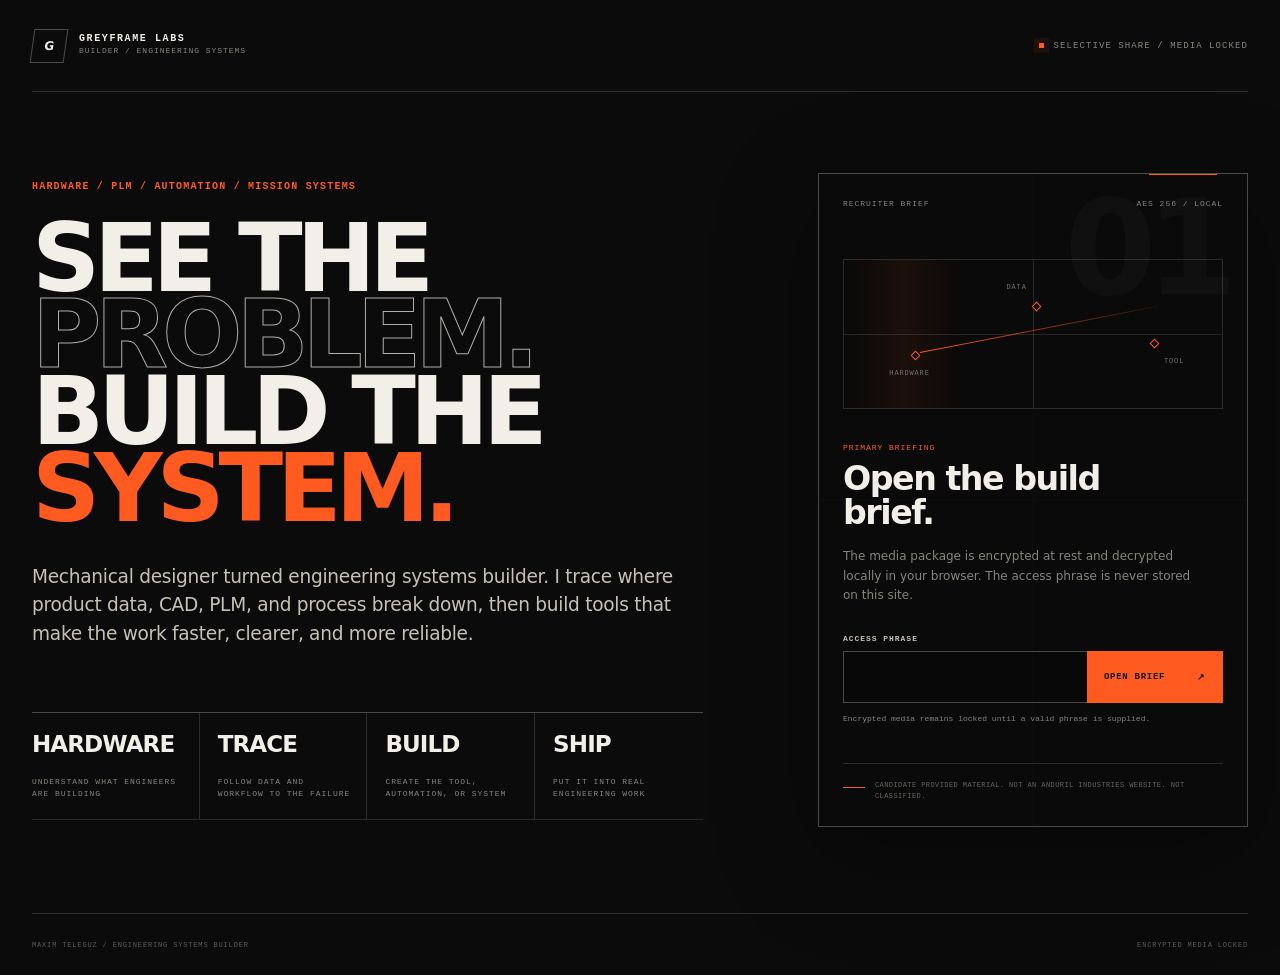
<file: index.html>
<!doctype html>
<html lang="en">
<head>
  <meta charset="utf-8" />
  <meta name="viewport" content="width=device-width, initial-scale=1" />
  <meta name="theme-color" content="#0b0b0b" />
  <meta name="robots" content="noindex,nofollow,noarchive" />
  <title>Maxim Teleguz | Engineering Systems Brief</title>
  <meta name="description" content="Selective candidate briefing prepared by Maxim Teleguz for Anduril Industries recruiting." />
  <link rel="stylesheet" href="styles.css" />
  <link rel="stylesheet" href="animations.css" />
</head>
<body data-state="locked">
  <div class="page-grid" aria-hidden="true"></div>

  <header class="site-header shell">
    <a class="wordmark" href="./" aria-label="Engineering Systems Brief home">
      <span class="wordmark-mark" aria-hidden="true">G</span>
      <span class="wordmark-copy">
        <strong>GREYFRAME LABS</strong>
        <span>BUILDER / ENGINEERING SYSTEMS</span>
      </span>
    </a>

    <div class="header-status" aria-label="Brief status">
      <span class="status-dot" aria-hidden="true"></span>
      <span id="headerState">SELECTIVE SHARE / MEDIA LOCKED</span>
    </div>
  </header>

  <main>
    <section id="accessGate" class="hero shell" aria-labelledby="brief-title">
      <div class="hero-copy">
        <p class="eyebrow">HARDWARE / PLM / AUTOMATION / MISSION SYSTEMS</p>
        <h1 id="brief-title">
          <span class="hero-line">SEE THE</span>
          <span class="hero-line outline">PROBLEM.</span>
          <span class="hero-line">BUILD THE</span>
          <span class="hero-line accent-line">SYSTEM.</span>
        </h1>

        <p class="lede">Mechanical designer turned engineering systems builder. I trace where product data, CAD, PLM, and process break down, then build tools that make the work faster, clearer, and more reliable.</p>

        <div class="capability-rail" aria-label="Candidate capability summary">
          <div>
            <span class="rail-value">HARDWARE</span>
            <span class="rail-label">Understand what engineers are building</span>
          </div>
          <div>
            <span class="rail-value">TRACE</span>
            <span class="rail-label">Follow data and workflow to the failure</span>
          </div>
          <div>
            <span class="rail-value">BUILD</span>
            <span class="rail-label">Create the tool, automation, or system</span>
          </div>
          <div>
            <span class="rail-value">SHIP</span>
            <span class="rail-label">Put it into real engineering work</span>
          </div>
        </div>
      </div>

      <aside class="access-card" aria-labelledby="access-title">
        <div class="access-card-index" aria-hidden="true">01</div>
        <div class="access-card-topline">
          <span>RECRUITER BRIEF</span>
          <span>AES 256 / LOCAL</span>
        </div>

        <div class="access-graphic" aria-hidden="true">
          <span class="access-axis access-axis-x"></span>
          <span class="access-axis access-axis-y"></span>
          <span class="access-node node-one"></span>
          <span class="access-node node-two"></span>
          <span class="access-node node-three"></span>
          <span class="access-sweep"></span>
          <span class="access-label label-one">HARDWARE</span>
          <span class="access-label label-two">DATA</span>
          <span class="access-label label-three">TOOL</span>
        </div>

        <p class="access-kicker">PRIMARY BRIEFING</p>
        <h2 id="access-title">Open the build brief.</h2>
        <p class="access-copy">The media package is encrypted at rest and decrypted locally in your browser. The access phrase is never stored on this site.</p>

        <form id="accessForm" novalidate>
          <label for="accessPhrase">Access phrase</label>
          <div class="input-row">
            <input id="accessPhrase" name="accessPhrase" type="password" autocomplete="off" spellcheck="false" aria-describedby="accessMessage" required />
            <button id="unlockButton" type="submit"><span>OPEN BRIEF</span><span aria-hidden="true">↗</span></button>
          </div>
          <p id="accessMessage" class="access-message" role="status" aria-live="polite">Encrypted media remains locked until a valid phrase is supplied.</p>
        </form>

        <div class="security-note">
          <span class="security-rule" aria-hidden="true"></span>
          <p>Candidate provided material. Not an Anduril Industries website. Not classified.</p>
        </div>
      </aside>
    </section>

    <section id="briefing" class="briefing" hidden aria-labelledby="briefing-title">
      <div class="briefing-intro shell">
        <div class="section-marker">
          <span>01</span>
          <span>BUILD BRIEF</span>
        </div>
        <div class="briefing-title-wrap">
          <p class="eyebrow access-granted">ACCESS GRANTED / LOCAL DECRYPTION COMPLETE</p>
          <h2 id="briefing-title">I DO NOT STOP AT<br />THE WORKAROUND.</h2>
        </div>
        <div class="briefing-code">MT / BUILD / 2026</div>
      </div>

      <div class="video-section shell">
        <div class="video-panel">
          <div class="panel-heading">
            <span>CANDIDATE VIDEO</span>
            <span>PRIMARY BUILD BRIEF</span>
          </div>
          <div class="video-frame">
            <video id="briefVideo" controls playsinline preload="metadata"></video>
            <div id="videoPlaceholder" class="video-placeholder">
              <div class="loader-mark" aria-hidden="true"><span></span><span></span></div>
              <p>Preparing decrypted briefing media</p>
            </div>
          </div>
        </div>

        <aside class="mission-panel">
          <p class="panel-kicker">BUILDER MODE</p>
          <h3>I build the tool when the workflow gets in the way.</h3>
          <p>I started on the hardware side, creating product definition inside CAD and PLM. When those systems slowed engineering down, I learned how they worked underneath, traced the failure, and built around it. The point is not automation for its own sake. The point is giving engineers a better system to work in.</p>

          <div class="builder-console" aria-label="Builder workflow">
            <div class="builder-console-row"><span>01</span><strong>FIND</strong><em>repeated engineering friction</em></div>
            <div class="builder-console-row"><span>02</span><strong>TRACE</strong><em>data / workflow / failure state</em></div>
            <div class="builder-console-row"><span>03</span><strong>BUILD</strong><em>tool / automation / system</em></div>
            <div class="builder-console-row"><span>04</span><strong>SHIP</strong><em>real users / real work / iterate</em></div>
          </div>
        </aside>
      </div>

      <section class="proof-band" aria-labelledby="proof-title">
        <div class="shell">
          <div class="section-marker dark-marker">
            <span>02</span>
            <span>BUILD RECORD</span>
          </div>
          <h2 id="proof-title" class="proof-title">BUILT TO REMOVE<br />ENGINEERING FRICTION.</h2>

          <div class="proof-grid reveal-stagger">
            <article>
              <span class="proof-value">~3 HR → ~10 MIN</span>
              <h3>ROTEX configurator</h3>
              <p>Built a configuration tool that compressed a recurring engineering task from hours to minutes.</p>
            </article>
            <article>
              <span class="proof-value">40–60%</span>
              <h3>Inventor automation</h3>
              <p>Built iLogic workflows that reduced design effort across repeatable project work.</p>
            </article>
            <article>
              <span class="proof-value">THOUSANDS</span>
              <h3>NX model diagnostics</h3>
              <p>Built diagnostic utilities to locate tag related failures and support recovery across large model populations.</p>
            </article>
          </div>
        </div>
      </section>

      <section class="systems shell" aria-labelledby="systems-title">
        <div class="section-marker">
          <span>03</span>
          <span>THINGS I BUILT</span>
        </div>
        <div class="systems-heading">
          <h2 id="systems-title">WORKING SYSTEMS.<br />NOT TALKING POINTS.</h2>
          <p>Each project started with a real engineering problem. I traced the system, built something useful, put it into the workflow, and kept iterating.</p>
        </div>

        <div class="systems-grid">
          <article class="system-card">
            <div class="system-card-top"><span>BUILD / 01</span><span>CAD + PLM DIAGNOSTICS</span></div>
            <h3>NX + Teamcenter tools</h3>
            <p>Built focused utilities around managed NX and Teamcenter workflows to surface hard to find model failures, shorten diagnosis, and reduce repetitive support work.</p>
            <div class="tag-row"><span>NX</span><span>TEAMCENTER</span><span>DIAGNOSTICS</span><span>AUTOMATION</span></div>
          </article>

          <article class="system-card">
            <div class="system-card-top"><span>BUILD / 02</span><span>CONFIGURATION CONTROL</span></div>
            <h3>Drawing evidence review system</h3>
            <p>Built a review environment that connects drawing history, source evidence, project relationships, metrics, and review output so configuration questions can be answered with traceability.</p>
            <div class="tag-row"><span>HISTORY</span><span>EVIDENCE</span><span>METRICS</span><span>TRACEABILITY</span></div>
          </article>

          <article class="system-card">
            <div class="system-card-top"><span>BUILD / 03</span><span>MISSION ARCHITECTURE</span></div>
            <h3>CONOPS simulator</h3>
            <p>Built a deterministic mission architecture prototype with typed catalogs, state transitions, exchanges, failures and recovery, scenario replay, verification, and evidence provenance.</p>
            <div class="tag-row"><span>SIMULATION</span><span>ARCHITECTURE</span><span>REPLAY</span><span>PROVENANCE</span></div>
          </article>

          <article class="system-card">
            <div class="system-card-top"><span>BUILD / 04</span><span>ENGINEERING AUTOMATION</span></div>
            <h3>Purpose built utilities</h3>
            <p>Built tools for the work engineers repeatedly lose time to: CAD diagnostics, configuration reporting, data extraction, revision review, and workflow support.</p>
            <div class="tag-row"><span>CAD</span><span>PLM</span><span>DATA</span><span>TOOLS</span></div>
          </article>
        </div>
      </section>

      <section class="fit-section">
        <div class="shell fit-layout">
          <div class="section-marker dark-marker">
            <span>04</span>
            <span>BUILDER METHOD</span>
          </div>
          <div class="fit-statement">
            <p class="eyebrow">HOW I WORK</p>
            <h2>SEE IT.<br />TRACE IT.<br />BUILD IT.<br />SHIP IT.</h2>
          </div>
          <div class="fit-list reveal-stagger">
            <div>
              <span>01</span>
              <p><strong>Start with the real work</strong>Understand the hardware, the engineer, the process, and the cost of the failure before touching the solution.</p>
            </div>
            <div>
              <span>02</span>
              <p><strong>Trace the system</strong>Follow data, configuration, workflow, clients, and user behavior until the actual failure mode is understood.</p>
            </div>
            <div>
              <span>03</span>
              <p><strong>Build instead of repeat</strong>If the same friction keeps appearing, turn it into a tool, automation, workflow, or better system design.</p>
            </div>
            <div>
              <span>04</span>
              <p><strong>Put it into use</strong>A builder artifact matters when someone can use it to do real engineering work better than before.</p>
            </div>
          </div>
        </div>
      </section>

      <section class="closing shell" aria-label="Closing statement">
        <div class="section-marker">
          <span>05</span>
          <span>NEXT BUILD</span>
        </div>
        <p class="closing-kicker">MAXIM TELEGUZ / ENGINEERING SYSTEMS BUILDER</p>
        <h2>I DO NOT JUST USE ENGINEERING SYSTEMS.<br /><span>I BUILD THE TOOLS THAT MAKE THEM WORK BETTER.</span></h2>
        <p class="closing-copy">Give me the problem, the system, and enough room to build. I will trace it, make something useful, and keep improving it against real engineering work.</p>
      </section>
    </section>
  </main>

  <footer class="site-footer shell">
    <span>MAXIM TELEGUZ / ENGINEERING SYSTEMS BUILDER</span>
    <span id="footerState">ENCRYPTED MEDIA LOCKED</span>
  </footer>

  <script src="app.js" defer></script>
</body>
</html>
</file>
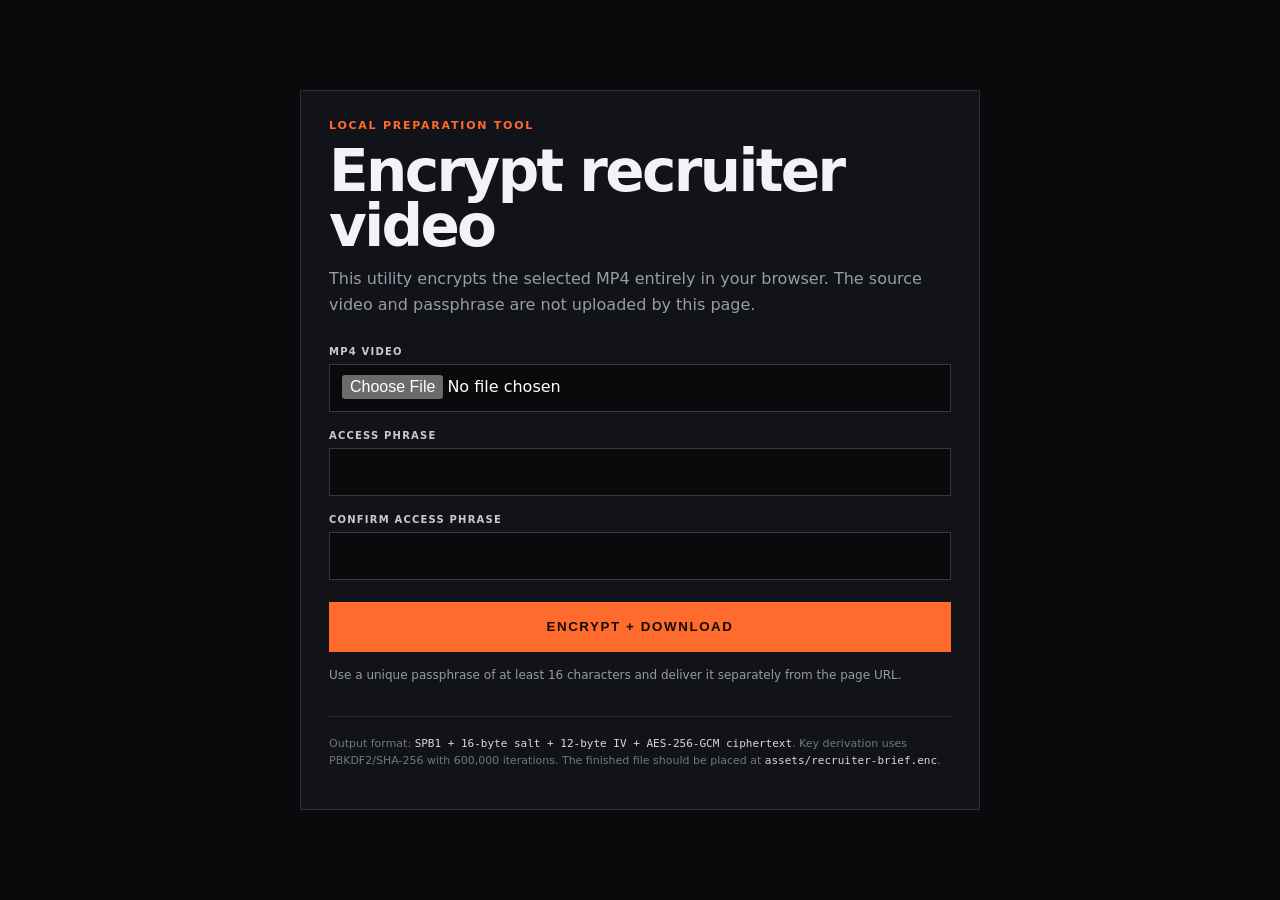
<file: tools/encrypt.html>
<!doctype html>
<html lang="en">
<head>
  <meta charset="utf-8" />
  <meta name="viewport" content="width=device-width, initial-scale=1" />
  <meta name="robots" content="noindex,nofollow,noarchive" />
  <title>Encrypt Recruiter Brief</title>
  <style>
    :root { color-scheme: dark; font-family: Inter, ui-sans-serif, system-ui, sans-serif; }
    * { box-sizing: border-box; }
    body { margin: 0; min-height: 100vh; display: grid; place-items: center; padding: 28px; background: #090a0c; color: #f2f3f5; }
    main { width: min(680px, 100%); border: 1px solid #2b2f36; background: #111319; padding: 28px; }
    .eyebrow { margin: 0 0 12px; color: #ff6b2c; font-size: 11px; font-weight: 800; letter-spacing: .16em; text-transform: uppercase; }
    h1 { margin: 0 0 12px; font-size: clamp(34px, 7vw, 58px); line-height: .95; letter-spacing: -.045em; }
    .intro { margin: 0 0 28px; color: #979ca6; line-height: 1.6; }
    label { display: block; margin: 18px 0 7px; color: #c8cad0; font-size: 10px; font-weight: 800; letter-spacing: .12em; text-transform: uppercase; }
    input { width: 100%; min-height: 48px; padding: 10px 12px; border: 1px solid #343841; border-radius: 0; background: #090a0c; color: white; font: inherit; }
    input:focus { outline: 1px solid #ff6b2c; border-color: #ff6b2c; }
    button { width: 100%; min-height: 50px; margin-top: 22px; border: 0; border-radius: 0; cursor: pointer; background: #ff6b2c; color: #130b07; font-weight: 900; letter-spacing: .12em; }
    button:disabled { opacity: .6; cursor: wait; }
    #status { min-height: 24px; margin: 14px 0 0; color: #969ba6; font-size: 12px; line-height: 1.5; }
    #status.error { color: #ff8f7b; }
    #status.success { color: #8ce7b1; }
    .note { margin-top: 26px; padding-top: 18px; border-top: 1px solid #292d34; color: #717782; font-size: 11px; line-height: 1.6; }
    code { color: #d7d9de; }
  </style>
</head>
<body>
  <main>
    <p class="eyebrow">Local preparation tool</p>
    <h1>Encrypt recruiter video</h1>
    <p class="intro">This utility encrypts the selected MP4 entirely in your browser. The source video and passphrase are not uploaded by this page.</p>

    <form id="encryptForm">
      <label for="videoFile">MP4 video</label>
      <input id="videoFile" type="file" accept="video/mp4,.mp4" required />

      <label for="passphrase">Access phrase</label>
      <input id="passphrase" type="password" minlength="16" autocomplete="new-password" required />

      <label for="confirmPassphrase">Confirm access phrase</label>
      <input id="confirmPassphrase" type="password" minlength="16" autocomplete="new-password" required />

      <button id="encryptButton" type="submit">ENCRYPT + DOWNLOAD</button>
      <p id="status" role="status" aria-live="polite">Use a unique passphrase of at least 16 characters and deliver it separately from the page URL.</p>
    </form>

    <p class="note">Output format: <code>SPB1 + 16-byte salt + 12-byte IV + AES-256-GCM ciphertext</code>. Key derivation uses PBKDF2/SHA-256 with 600,000 iterations. The finished file should be placed at <code>assets/recruiter-brief.enc</code>.</p>
  </main>

  <script>
    const PBKDF2_ITERATIONS = 600000;
    const MAGIC = new Uint8Array([0x53, 0x50, 0x42, 0x31]);

    const form = document.getElementById("encryptForm");
    const fileInput = document.getElementById("videoFile");
    const passInput = document.getElementById("passphrase");
    const confirmInput = document.getElementById("confirmPassphrase");
    const button = document.getElementById("encryptButton");
    const status = document.getElementById("status");

    function setStatus(message, state = "neutral") {
      status.textContent = message;
      status.className = state === "neutral" ? "" : state;
    }

    async function deriveKey(passphrase, salt) {
      const baseKey = await crypto.subtle.importKey(
        "raw",
        new TextEncoder().encode(passphrase),
        "PBKDF2",
        false,
        ["deriveKey"]
      );

      return crypto.subtle.deriveKey(
        { name: "PBKDF2", hash: "SHA-256", salt, iterations: PBKDF2_ITERATIONS },
        baseKey,
        { name: "AES-GCM", length: 256 },
        false,
        ["encrypt"]
      );
    }

    form.addEventListener("submit", async (event) => {
      event.preventDefault();

      const file = fileInput.files[0];
      const passphrase = passInput.value;
      const confirmation = confirmInput.value;

      if (!file) {
        setStatus("Choose the final MP4 first.", "error");
        return;
      }
      if (passphrase.length < 16) {
        setStatus("Use an access phrase of at least 16 characters.", "error");
        return;
      }
      if (passphrase !== confirmation) {
        setStatus("The two access phrase fields do not match.", "error");
        return;
      }

      button.disabled = true;
      fileInput.disabled = true;
      passInput.disabled = true;
      confirmInput.disabled = true;
      setStatus("Reading and encrypting locally. Keep this tab open until the download begins.");

      try {
        const plaintext = await file.arrayBuffer();
        const salt = crypto.getRandomValues(new Uint8Array(16));
        const iv = crypto.getRandomValues(new Uint8Array(12));
        const key = await deriveKey(passphrase, salt);
        const ciphertext = new Uint8Array(await crypto.subtle.encrypt({ name: "AES-GCM", iv }, key, plaintext));

        const output = new Uint8Array(MAGIC.length + salt.length + iv.length + ciphertext.length);
        let cursor = 0;
        output.set(MAGIC, cursor); cursor += MAGIC.length;
        output.set(salt, cursor); cursor += salt.length;
        output.set(iv, cursor); cursor += iv.length;
        output.set(ciphertext, cursor);

        const blob = new Blob([output], { type: "application/octet-stream" });
        const url = URL.createObjectURL(blob);
        const link = document.createElement("a");
        link.href = url;
        link.download = "recruiter-brief.enc";
        document.body.appendChild(link);
        link.click();
        link.remove();
        setTimeout(() => URL.revokeObjectURL(url), 1000);

        passInput.value = "";
        confirmInput.value = "";
        setStatus("Encryption complete. Save recruiter-brief.enc into the repository assets folder.", "success");
      } catch (error) {
        console.error(error);
        setStatus("Encryption failed in this browser. Use a current Chromium, Firefox, or Safari browser and try again.", "error");
      } finally {
        button.disabled = false;
        fileInput.disabled = false;
        passInput.disabled = false;
        confirmInput.disabled = false;
      }
    });
  </script>
</body>
</html>
</file>
<file: styles.css>
:root {
  --bg: #0b0b0b;
  --bg-soft: #111111;
  --ink: #f2efe8;
  --ink-soft: #c6c1b8;
  --muted: #88857f;
  --line: rgba(242, 239, 232, 0.15);
  --line-strong: rgba(242, 239, 232, 0.28);
  --orange: #ff5a1f;
  --orange-soft: rgba(255, 90, 31, 0.12);
  --paper: #e9e5dc;
  --paper-ink: #101010;
  --paper-muted: #5d5a55;
  --green: #9ad9b0;
  --red: #ff9c86;
  --shell: min(1440px, calc(100vw - 64px));
  --mono: "SFMono-Regular", Consolas, "Liberation Mono", Menlo, monospace;
  --sans: Inter, ui-sans-serif, system-ui, -apple-system, BlinkMacSystemFont, "Segoe UI", sans-serif;
}

* {
  box-sizing: border-box;
}

html {
  scroll-behavior: smooth;
  background: var(--bg);
}

body {
  margin: 0;
  min-height: 100vh;
  color: var(--ink);
  background: var(--bg);
  font-family: var(--sans);
  -webkit-font-smoothing: antialiased;
  text-rendering: optimizeLegibility;
  overflow-x: hidden;
}

button,
input {
  font: inherit;
}

button,
a,
input {
  -webkit-tap-highlight-color: transparent;
}

::selection {
  color: #0b0b0b;
  background: var(--orange);
}

[hidden] {
  display: none !important;
}

.shell {
  width: var(--shell);
  margin-inline: auto;
}

.page-grid {
  position: fixed;
  inset: 0;
  z-index: -2;
  pointer-events: none;
  opacity: 0.46;
  background-image:
    linear-gradient(90deg, transparent calc(25% - .5px), rgba(255,255,255,.03) 25%, transparent calc(25% + .5px)),
    linear-gradient(90deg, transparent calc(50% - .5px), rgba(255,255,255,.03) 50%, transparent calc(50% + .5px)),
    linear-gradient(90deg, transparent calc(75% - .5px), rgba(255,255,255,.03) 75%, transparent calc(75% + .5px));
}

body::before {
  content: "";
  position: fixed;
  inset: 0;
  z-index: -3;
  pointer-events: none;
  background:
    radial-gradient(circle at 80% 0%, rgba(255,90,31,.075), transparent 30rem),
    linear-gradient(180deg, rgba(255,255,255,.015), transparent 22rem);
}

.site-header {
  min-height: 92px;
  display: flex;
  align-items: center;
  justify-content: space-between;
  gap: 32px;
  border-bottom: 1px solid var(--line);
}

.wordmark {
  display: inline-flex;
  align-items: center;
  gap: 13px;
  color: var(--ink);
  text-decoration: none;
}

.wordmark-mark {
  width: 34px;
  height: 34px;
  display: grid;
  place-items: center;
  border: 1px solid var(--line-strong);
  font-size: 12px;
  font-weight: 900;
  letter-spacing: -.06em;
  transform: skewX(-8deg);
}

.wordmark-copy {
  display: grid;
  gap: 2px;
}

.wordmark-copy strong,
.wordmark-copy span,
.header-status,
.eyebrow,
.section-marker,
.panel-heading,
.access-card-topline,
.access-kicker,
.rail-label,
.system-card-top,
.tag-row,
.closing-kicker,
.site-footer {
  font-family: var(--mono);
  text-transform: uppercase;
  letter-spacing: .12em;
}

.wordmark-copy strong {
  font-size: 10px;
  line-height: 1;
  letter-spacing: .16em;
}

.wordmark-copy span {
  color: var(--muted);
  font-size: 8px;
  line-height: 1.3;
}

.header-status {
  display: inline-flex;
  align-items: center;
  gap: 10px;
  color: var(--muted);
  font-size: 9px;
  white-space: nowrap;
}

.status-dot {
  width: 5px;
  height: 5px;
  background: var(--orange);
  box-shadow: 0 0 0 5px rgba(255,90,31,.08);
}

.hero {
  min-height: calc(100vh - 154px);
  display: grid;
  grid-template-columns: minmax(0, 1fr) minmax(360px, 430px);
  gap: clamp(64px, 9vw, 150px);
  align-items: center;
  padding-block: clamp(72px, 9vh, 120px) 86px;
}

.hero-copy {
  min-width: 0;
}

.eyebrow,
.panel-kicker {
  margin: 0;
  color: var(--orange);
  font-size: 10px;
  font-weight: 700;
}

.hero .eyebrow {
  margin-bottom: 28px;
}

.hero h1 {
  margin: 0;
  max-width: 980px;
  display: grid;
  font-size: clamp(58px, 7.4vw, 116px);
  line-height: .81;
  letter-spacing: -.065em;
  font-weight: 900;
  text-transform: uppercase;
}

.hero-line {
  display: block;
  white-space: nowrap;
}

.hero-line.outline {
  color: transparent;
  -webkit-text-stroke: 1px rgba(242,239,232,.72);
}

.hero-line.accent-line {
  color: var(--orange);
}

.lede {
  max-width: 760px;
  margin: 36px 0 0;
  color: var(--ink-soft);
  font-size: clamp(17px, 1.45vw, 22px);
  line-height: 1.55;
  letter-spacing: -.015em;
}

.capability-rail {
  margin-top: clamp(46px, 7vh, 74px);
  display: grid;
  grid-template-columns: repeat(4, minmax(0, 1fr));
  border-top: 1px solid var(--line-strong);
  border-bottom: 1px solid var(--line);
}

.capability-rail > div {
  min-width: 0;
  min-height: 104px;
  padding: 20px 16px 18px 0;
  border-right: 1px solid var(--line);
}

.capability-rail > div:not(:first-child) {
  padding-left: 18px;
}

.capability-rail > div:last-child {
  border-right: 0;
}

.rail-value {
  display: block;
  margin-bottom: 20px;
  font-size: clamp(18px, 1.8vw, 28px);
  line-height: 1;
  font-weight: 800;
  letter-spacing: -.04em;
}

.rail-label {
  display: block;
  color: var(--muted);
  font-size: 8px;
  line-height: 1.55;
}

.access-card {
  position: relative;
  align-self: center;
  min-height: 580px;
  padding: 24px;
  border: 1px solid var(--line-strong);
  background: rgba(10,10,10,.82);
  box-shadow: 0 28px 90px rgba(0,0,0,.34);
  overflow: hidden;
}

.access-card::before {
  content: "";
  position: absolute;
  inset: 0;
  pointer-events: none;
  background:
    linear-gradient(90deg, transparent 49.8%, rgba(255,255,255,.025) 50%, transparent 50.2%),
    linear-gradient(transparent 49.8%, rgba(255,255,255,.025) 50%, transparent 50.2%);
}

.access-card::after {
  content: "";
  position: absolute;
  top: -1px;
  right: 30px;
  width: 68px;
  height: 2px;
  background: var(--orange);
}

.access-card-index {
  position: absolute;
  right: 20px;
  top: 8px;
  color: rgba(242,239,232,.035);
  font-size: 132px;
  line-height: 1;
  font-weight: 900;
  letter-spacing: -.08em;
  pointer-events: none;
}

.access-card-topline,
.panel-heading,
.system-card-top {
  position: relative;
  z-index: 1;
  display: flex;
  justify-content: space-between;
  gap: 18px;
  color: var(--muted);
  font-size: 8px;
  line-height: 1.4;
}

.access-graphic {
  position: relative;
  width: 100%;
  height: 150px;
  margin: 50px 0 34px;
  border: 1px solid var(--line);
  overflow: hidden;
}

.access-axis {
  position: absolute;
  display: block;
  background: rgba(242,239,232,.12);
}

.access-axis-x {
  left: 0;
  right: 0;
  top: 50%;
  height: 1px;
}

.access-axis-y {
  top: 0;
  bottom: 0;
  left: 50%;
  width: 1px;
}

.access-node {
  position: absolute;
  width: 7px;
  height: 7px;
  border: 1px solid var(--orange);
  background: var(--bg);
  transform: rotate(45deg);
}

.node-one { left: 18%; top: 62%; }
.node-two { left: 50%; top: 29%; }
.node-three { right: 17%; top: 54%; }

.access-sweep {
  position: absolute;
  left: 20%;
  top: 62%;
  width: 64%;
  height: 1px;
  background: linear-gradient(90deg, var(--orange), rgba(255,90,31,.1));
  transform: rotate(-11deg);
  transform-origin: left center;
}

.access-kicker {
  position: relative;
  z-index: 1;
  margin: 0 0 10px;
  color: var(--orange);
  font-size: 8px;
}

.access-card h2 {
  position: relative;
  z-index: 1;
  margin: 0;
  max-width: 340px;
  font-size: clamp(28px, 2.6vw, 40px);
  line-height: 1.03;
  letter-spacing: -.045em;
}

.access-copy {
  position: relative;
  z-index: 1;
  margin: 16px 0 28px;
  max-width: 360px;
  color: var(--muted);
  font-size: 12px;
  line-height: 1.65;
}

label {
  display: block;
  margin-bottom: 8px;
  color: var(--ink-soft);
  font-family: var(--mono);
  font-size: 8px;
  font-weight: 700;
  letter-spacing: .12em;
  text-transform: uppercase;
}

.input-row {
  display: grid;
  grid-template-columns: 1fr auto;
}

input {
  min-width: 0;
  height: 52px;
  padding: 0 15px;
  color: var(--ink);
  background: #080808;
  border: 1px solid var(--line-strong);
  border-right: 0;
  border-radius: 0;
  outline: none;
}

input:focus {
  border-color: rgba(255,90,31,.72);
  box-shadow: inset 2px 0 0 var(--orange);
}

button {
  min-width: 136px;
  height: 52px;
  display: inline-flex;
  align-items: center;
  justify-content: space-between;
  gap: 14px;
  padding: 0 16px;
  color: #111;
  background: var(--orange);
  border: 1px solid var(--orange);
  border-radius: 0;
  cursor: pointer;
  font-family: var(--mono);
  font-size: 9px;
  font-weight: 800;
  letter-spacing: .08em;
  text-transform: uppercase;
  transition: background .18s ease, color .18s ease, transform .18s ease;
}

button:hover:not(:disabled) {
  color: var(--ink);
  background: transparent;
  transform: translateY(-1px);
}

button:focus-visible,
input:focus-visible,
a:focus-visible {
  outline: 2px solid var(--orange);
  outline-offset: 3px;
}

button:disabled {
  cursor: wait;
  opacity: .58;
}

.access-message {
  min-height: 32px;
  margin: 10px 0 0;
  color: var(--muted);
  font-family: var(--mono);
  font-size: 8px;
  line-height: 1.55;
}

.access-message.error { color: var(--red); }
.access-message.success { color: var(--green); }

.security-note {
  position: relative;
  z-index: 1;
  margin-top: 18px;
  padding-top: 16px;
  display: grid;
  grid-template-columns: 22px 1fr;
  gap: 10px;
  border-top: 1px solid var(--line);
}

.security-rule {
  height: 1px;
  margin-top: 7px;
  background: var(--orange);
}

.security-note p {
  margin: 0;
  color: #68655f;
  font-family: var(--mono);
  font-size: 7px;
  line-height: 1.6;
  text-transform: uppercase;
  letter-spacing: .06em;
}

.briefing {
  animation: briefIn .5s ease both;
}

.briefing-intro {
  display: grid;
  grid-template-columns: 150px minmax(0, 1fr) auto;
  gap: 34px;
  align-items: end;
  padding-block: 94px 42px;
  border-bottom: 1px solid var(--line-strong);
}

.section-marker {
  display: grid;
  gap: 6px;
  align-self: start;
  color: var(--muted);
  font-size: 8px;
  line-height: 1.3;
}

.section-marker span:first-child {
  color: var(--orange);
}

.briefing-title-wrap .eyebrow {
  margin-bottom: 18px;
}

.briefing-title-wrap h2,
.proof-title,
.systems-heading h2,
.fit-statement h2,
.closing h2 {
  margin: 0;
  font-size: clamp(44px, 6.4vw, 98px);
  line-height: .88;
  letter-spacing: -.065em;
  font-weight: 900;
  text-transform: uppercase;
}

.access-granted {
  color: var(--green);
}

.briefing-code {
  color: var(--muted);
  font-family: var(--mono);
  font-size: 8px;
  letter-spacing: .14em;
  white-space: nowrap;
}

.video-section {
  display: grid;
  grid-template-columns: minmax(0, 1.52fr) minmax(320px, .48fr);
  margin-top: 36px;
  border: 1px solid var(--line);
}

.video-panel {
  padding: 20px;
  border-right: 1px solid var(--line);
}

.panel-heading {
  margin-bottom: 14px;
}

.video-frame {
  position: relative;
  aspect-ratio: 16 / 9;
  background: #000;
  border: 1px solid rgba(255,255,255,.08);
  overflow: hidden;
}

.video-frame video {
  width: 100%;
  height: 100%;
  display: block;
  object-fit: contain;
  background: #000;
}

.video-placeholder {
  position: absolute;
  inset: 0;
  display: grid;
  place-items: center;
  align-content: center;
  gap: 18px;
  color: var(--muted);
  background:
    linear-gradient(90deg, transparent 49.9%, rgba(255,255,255,.04) 50%, transparent 50.1%),
    linear-gradient(transparent 49.9%, rgba(255,255,255,.04) 50%, transparent 50.1%),
    #050505;
  font-family: var(--mono);
  font-size: 8px;
  letter-spacing: .12em;
  text-transform: uppercase;
}

.video-placeholder.hidden {
  display: none;
}

.loader-mark {
  position: relative;
  width: 52px;
  height: 52px;
  border: 1px solid var(--line-strong);
  animation: rotateMark 1.8s linear infinite;
}

.loader-mark span {
  position: absolute;
  background: var(--orange);
}

.loader-mark span:first-child {
  width: 22px;
  height: 1px;
  left: 14px;
  top: 25px;
}

.loader-mark span:last-child {
  width: 1px;
  height: 22px;
  left: 25px;
  top: 14px;
}

.mission-panel {
  padding: 32px 28px 28px;
}

.panel-kicker {
  margin-bottom: 20px;
}

.mission-panel h3 {
  margin: 0 0 18px;
  font-size: clamp(28px, 2.6vw, 42px);
  line-height: 1.02;
  letter-spacing: -.05em;
}

.mission-panel > p:not(.panel-kicker) {
  margin: 0;
  color: var(--muted);
  font-size: 12px;
  line-height: 1.75;
}

.mission-readout {
  margin-top: 34px;
  border-top: 1px solid var(--line);
}

.mission-readout > div {
  display: grid;
  grid-template-columns: 34px 1fr;
  gap: 12px;
  align-items: baseline;
  padding: 14px 0;
  border-bottom: 1px solid var(--line);
}

.mission-readout span {
  color: var(--orange);
  font-family: var(--mono);
  font-size: 8px;
}

.mission-readout strong {
  font-size: 11px;
  font-weight: 650;
}

.proof-band {
  margin-top: 100px;
  padding-block: 88px 92px;
  color: var(--paper-ink);
  background: var(--paper);
}

.proof-band .shell {
  display: grid;
  grid-template-columns: 150px minmax(0, 1fr);
  column-gap: 34px;
}

.dark-marker {
  color: var(--paper-muted);
}

.proof-title {
  color: var(--paper-ink);
}

.proof-grid {
  grid-column: 2;
  display: grid;
  grid-template-columns: repeat(3, 1fr);
  margin-top: 54px;
  border-top: 1px solid rgba(16,16,16,.28);
  border-bottom: 1px solid rgba(16,16,16,.28);
}

.proof-grid article {
  min-height: 260px;
  padding: 26px 24px 28px 0;
  border-right: 1px solid rgba(16,16,16,.18);
}

.proof-grid article:not(:first-child) {
  padding-left: 24px;
}

.proof-grid article:last-child {
  border-right: 0;
}

.proof-value {
  display: block;
  margin-bottom: 84px;
  color: var(--orange);
  font-size: clamp(25px, 2.9vw, 46px);
  line-height: .95;
  font-weight: 900;
  letter-spacing: -.055em;
}

.proof-grid h3 {
  margin: 0 0 10px;
  font-size: 17px;
  letter-spacing: -.025em;
}

.proof-grid p {
  margin: 0;
  max-width: 340px;
  color: var(--paper-muted);
  font-size: 11px;
  line-height: 1.65;
}

.systems {
  display: grid;
  grid-template-columns: 150px minmax(0, 1fr);
  column-gap: 34px;
  padding-block: 112px 116px;
}

.systems-heading {
  display: grid;
  grid-template-columns: minmax(0, 1fr) minmax(240px, 380px);
  gap: 52px;
  align-items: end;
}

.systems-heading h2 {
  font-size: clamp(42px, 5.6vw, 86px);
}

.systems-heading > p {
  margin: 0 0 2px;
  color: var(--muted);
  font-size: 12px;
  line-height: 1.7;
}

.systems-grid {
  grid-column: 2;
  display: grid;
  grid-template-columns: repeat(2, 1fr);
  margin-top: 60px;
  border-top: 1px solid var(--line-strong);
  border-left: 1px solid var(--line);
}

.system-card {
  position: relative;
  min-height: 320px;
  padding: 25px;
  border-right: 1px solid var(--line);
  border-bottom: 1px solid var(--line);
  background: rgba(255,255,255,.012);
  overflow: hidden;
  transition: background .2s ease;
}

.system-card:hover {
  background: rgba(255,90,31,.045);
}

.system-card::after {
  content: "";
  position: absolute;
  right: 24px;
  bottom: 24px;
  width: 18px;
  height: 18px;
  border-right: 1px solid rgba(255,90,31,.6);
  border-bottom: 1px solid rgba(255,90,31,.6);
}

.system-card-top {
  margin-bottom: 74px;
}

.system-card-top span:last-child {
  color: var(--orange);
}

.system-card h3 {
  margin: 0 0 12px;
  font-size: clamp(25px, 2.2vw, 36px);
  line-height: 1;
  letter-spacing: -.045em;
}

.system-card > p {
  margin: 0;
  max-width: 580px;
  color: var(--muted);
  font-size: 11px;
  line-height: 1.7;
}

.tag-row {
  position: absolute;
  left: 25px;
  right: 46px;
  bottom: 25px;
  display: flex;
  flex-wrap: wrap;
  gap: 8px 12px;
  color: #69655f;
  font-size: 7px;
}

.fit-section {
  padding-block: 92px 100px;
  color: var(--paper-ink);
  background: var(--paper);
}

.fit-layout {
  display: grid;
  grid-template-columns: 150px minmax(0, .9fr) minmax(360px, .8fr);
  gap: 34px;
}

.fit-statement .eyebrow {
  margin-bottom: 18px;
}

.fit-statement h2 {
  color: var(--paper-ink);
  font-size: clamp(42px, 5.2vw, 82px);
}

.fit-list {
  border-top: 1px solid rgba(16,16,16,.28);
}

.fit-list > div {
  display: grid;
  grid-template-columns: 42px 1fr;
  gap: 14px;
  padding: 17px 0;
  border-bottom: 1px solid rgba(16,16,16,.18);
}

.fit-list span {
  color: var(--orange);
  font-family: var(--mono);
  font-size: 8px;
  padding-top: 2px;
}

.fit-list p {
  margin: 0;
  color: var(--paper-muted);
  font-size: 11px;
  line-height: 1.55;
}

.fit-list strong {
  display: block;
  margin-bottom: 4px;
  color: var(--paper-ink);
  font-size: 11px;
}

.closing {
  display: grid;
  grid-template-columns: 150px minmax(0, 1fr);
  column-gap: 34px;
  padding-block: 112px 128px;
}

.closing-kicker,
.closing h2,
.closing-copy {
  grid-column: 2;
}

.closing-kicker {
  margin: 0 0 28px;
  color: var(--orange);
  font-size: 8px;
}

.closing h2 {
  font-size: clamp(42px, 6vw, 92px);
}

.closing h2 span {
  color: transparent;
  -webkit-text-stroke: 1px rgba(242,239,232,.62);
}

.closing-copy {
  max-width: 620px;
  margin: 34px 0 0;
  color: var(--ink-soft);
  font-size: 15px;
  line-height: 1.6;
}

.site-footer {
  min-height: 62px;
  display: flex;
  align-items: center;
  justify-content: space-between;
  gap: 24px;
  color: #5f5c57;
  border-top: 1px solid var(--line);
  font-size: 7px;
}

body[data-state="unlocked"] .status-dot {
  background: var(--green);
  box-shadow: 0 0 0 5px rgba(154,217,176,.07);
}

@keyframes briefIn {
  from { opacity: 0; transform: translateY(12px); }
  to { opacity: 1; transform: translateY(0); }
}

@keyframes rotateMark {
  to { transform: rotate(360deg); }
}

@media (max-width: 1180px) {
  :root {
    --shell: min(100% - 44px, 1100px);
  }

  .hero {
    grid-template-columns: minmax(0, 1fr) 360px;
    gap: 52px;
  }

  .hero h1 {
    font-size: clamp(54px, 7.1vw, 82px);
  }

  .video-section {
    grid-template-columns: minmax(0, 1.2fr) minmax(300px, .55fr);
  }

  .fit-layout {
    grid-template-columns: 120px minmax(0, .9fr) minmax(330px, .8fr);
  }
}

@media (max-width: 940px) {
  .site-header {
    min-height: 78px;
  }

  .hero {
    grid-template-columns: 1fr;
    min-height: auto;
    padding-block: 72px 80px;
  }

  .hero h1 {
    font-size: clamp(54px, 12vw, 94px);
  }

  .access-card {
    width: min(100%, 620px);
    min-height: 0;
  }

  .briefing-intro,
  .proof-band .shell,
  .systems,
  .closing {
    grid-template-columns: 92px minmax(0, 1fr);
    column-gap: 24px;
  }

  .briefing-code {
    display: none;
  }

  .video-section {
    grid-template-columns: 1fr;
  }

  .video-panel {
    border-right: 0;
    border-bottom: 1px solid var(--line);
  }

  .proof-grid,
  .systems-grid {
    grid-column: 2;
  }

  .systems-heading {
    grid-template-columns: 1fr;
    gap: 22px;
  }

  .fit-layout {
    grid-template-columns: 92px 1fr;
  }

  .fit-list {
    grid-column: 2;
    margin-top: 28px;
  }
}

@media (max-width: 720px) {
  :root {
    --shell: calc(100% - 28px);
  }

  .page-grid {
    display: none;
  }

  .site-header {
    align-items: center;
  }

  .header-status {
    max-width: 145px;
    white-space: normal;
    justify-content: flex-end;
    text-align: right;
    line-height: 1.35;
  }

  .wordmark-copy span {
    display: none;
  }

  .hero {
    gap: 54px;
    padding-block: 58px 64px;
  }

  .hero .eyebrow {
    margin-bottom: 22px;
  }

  .hero h1 {
    font-size: clamp(48px, 15vw, 78px);
    line-height: .83;
  }

  .hero-line {
    white-space: normal;
  }

  .lede {
    margin-top: 28px;
  }

  .capability-rail {
    grid-template-columns: repeat(2, 1fr);
  }

  .capability-rail > div:nth-child(2) {
    border-right: 0;
  }

  .capability-rail > div:nth-child(-n+2) {
    border-bottom: 1px solid var(--line);
  }

  .access-card {
    padding: 20px;
  }

  .access-graphic {
    height: 120px;
    margin-block: 42px 30px;
  }

  .input-row {
    grid-template-columns: 1fr;
    gap: 8px;
  }

  input {
    border-right: 1px solid var(--line-strong);
  }

  button {
    width: 100%;
  }

  .briefing-intro,
  .proof-band .shell,
  .systems,
  .closing {
    display: block;
  }

  .section-marker {
    display: flex;
    gap: 12px;
    margin-bottom: 36px;
  }

  .briefing-intro {
    padding-block: 72px 34px;
  }

  .briefing-title-wrap h2,
  .proof-title,
  .systems-heading h2,
  .fit-statement h2,
  .closing h2 {
    font-size: clamp(40px, 13vw, 66px);
  }

  .video-section {
    width: 100%;
    margin-top: 22px;
    border-left: 0;
    border-right: 0;
  }

  .video-panel,
  .mission-panel {
    padding: 14px;
  }

  .mission-panel {
    padding-block: 28px 24px;
  }

  .proof-band {
    margin-top: 72px;
    padding-block: 66px 70px;
  }

  .proof-grid {
    display: block;
    margin-top: 42px;
  }

  .proof-grid article,
  .proof-grid article:not(:first-child) {
    min-height: 0;
    padding: 28px 0 30px;
    border-right: 0;
    border-bottom: 1px solid rgba(16,16,16,.18);
  }

  .proof-grid article:last-child {
    border-bottom: 0;
  }

  .proof-value {
    margin-bottom: 42px;
    font-size: 34px;
  }

  .systems {
    padding-block: 78px 84px;
  }

  .systems-grid {
    grid-template-columns: 1fr;
    margin-top: 44px;
  }

  .system-card {
    min-height: 300px;
  }

  .system-card-top {
    margin-bottom: 58px;
  }

  .fit-section {
    padding-block: 70px 76px;
  }

  .fit-layout {
    display: block;
  }

  .fit-list {
    margin-top: 44px;
  }

  .closing {
    padding-block: 80px 90px;
  }

  .closing-kicker,
  .closing h2,
  .closing-copy {
    grid-column: auto;
  }

  .site-footer {
    min-height: 76px;
    align-items: flex-start;
    flex-direction: column;
    justify-content: center;
    gap: 7px;
  }
}

@media (prefers-reduced-motion: reduce) {
  html {
    scroll-behavior: auto;
  }

  *,
  *::before,
  *::after {
    animation-duration: .001ms !important;
    animation-iteration-count: 1 !important;
    transition-duration: .001ms !important;
  }
}
</file>
<file: animations.css>
/* Motion layer: restrained, system-oriented animation that reinforces the builder narrative. */

@keyframes heroReveal {
  from { opacity: 0; transform: translateY(24px); }
  to { opacity: 1; transform: translateY(0); }
}

@keyframes traceDraw {
  0% { transform: scaleX(0); opacity: 0; }
  18% { opacity: 1; }
  72% { transform: scaleX(1); opacity: 1; }
  100% { transform: scaleX(1); opacity: .18; }
}

@keyframes nodePulse {
  0%, 100% { box-shadow: 0 0 0 0 rgba(255,90,31,0); }
  45% { box-shadow: 0 0 0 8px rgba(255,90,31,.08); }
}

@keyframes scanPass {
  0% { transform: translateX(-120%); opacity: 0; }
  14% { opacity: .5; }
  52% { opacity: .22; }
  100% { transform: translateX(220%); opacity: 0; }
}

@keyframes statusBlink {
  0%, 84%, 100% { opacity: 1; }
  88%, 94% { opacity: .25; }
}

@keyframes consoleStep {
  0%, 14% { color: var(--muted); border-color: var(--line); background: transparent; }
  18%, 34% { color: var(--ink); border-color: rgba(255,90,31,.5); background: rgba(255,90,31,.06); }
  38%, 100% { color: var(--muted); border-color: var(--line); background: transparent; }
}

@keyframes cursorPulse {
  0%, 48% { opacity: 1; }
  49%, 100% { opacity: 0; }
}

@keyframes cardTrace {
  0% { transform: translateY(-105%); opacity: 0; }
  16% { opacity: .35; }
  76% { opacity: .1; }
  100% { transform: translateY(450%); opacity: 0; }
}

.hero .eyebrow,
.hero h1 .hero-line,
.hero .lede,
.hero .capability-rail,
.access-card {
  opacity: 0;
  animation: heroReveal .72s cubic-bezier(.2,.75,.2,1) forwards;
}

.hero .eyebrow { animation-delay: .05s; }
.hero h1 .hero-line:nth-child(1) { animation-delay: .10s; }
.hero h1 .hero-line:nth-child(2) { animation-delay: .16s; }
.hero h1 .hero-line:nth-child(3) { animation-delay: .22s; }
.hero h1 .hero-line:nth-child(4) { animation-delay: .28s; }
.hero .lede { animation-delay: .38s; }
.hero .capability-rail { animation-delay: .48s; }
.access-card { animation-delay: .32s; }

.status-dot {
  animation: statusBlink 4.6s steps(1,end) infinite;
}

.access-graphic::before {
  content: "";
  position: absolute;
  inset: 0 auto 0 0;
  width: 32%;
  pointer-events: none;
  background: linear-gradient(90deg, transparent, rgba(255,90,31,.08), transparent);
  animation: scanPass 4.5s ease-in-out infinite;
}

.access-node {
  animation: nodePulse 3s ease-in-out infinite;
}

.node-two { animation-delay: .55s; }
.node-three { animation-delay: 1.1s; }

.access-sweep {
  transform-origin: left center;
  animation: traceDraw 3.4s cubic-bezier(.2,.7,.2,1) infinite;
}

.access-label {
  position: absolute;
  z-index: 2;
  color: #74716b;
  font-family: var(--mono);
  font-size: 7px;
  line-height: 1;
  letter-spacing: .12em;
  text-transform: uppercase;
}

.label-one { left: 12%; top: 74%; }
.label-two { left: 43%; top: 16%; }
.label-three { right: 10%; top: 66%; }

.builder-console {
  margin-top: 30px;
  border-top: 1px solid var(--line);
  border-left: 1px solid var(--line);
}

.builder-console-row {
  min-height: 42px;
  display: grid;
  grid-template-columns: 34px 78px 1fr;
  gap: 10px;
  align-items: center;
  padding: 0 10px;
  border-right: 1px solid var(--line);
  border-bottom: 1px solid var(--line);
  color: var(--muted);
  font-family: var(--mono);
  font-size: 8px;
  letter-spacing: .06em;
  text-transform: uppercase;
  animation: consoleStep 8s linear infinite;
}

.builder-console-row:nth-child(1) { animation-delay: 0s; }
.builder-console-row:nth-child(2) { animation-delay: 2s; }
.builder-console-row:nth-child(3) { animation-delay: 4s; }
.builder-console-row:nth-child(4) { animation-delay: 6s; }

.builder-console-row span:first-child { color: var(--orange); }
.builder-console-row strong { color: inherit; font-weight: 700; }
.builder-console-row em { color: #706c66; font-style: normal; white-space: nowrap; overflow: hidden; text-overflow: ellipsis; }

.builder-console::after {
  content: "_";
  display: block;
  margin-top: 8px;
  color: var(--orange);
  font-family: var(--mono);
  font-size: 10px;
  animation: cursorPulse 1s steps(1,end) infinite;
}

.reveal {
  opacity: 0;
  transform: translateY(24px);
  transition:
    opacity .72s cubic-bezier(.2,.75,.2,1),
    transform .72s cubic-bezier(.2,.75,.2,1);
}

.reveal.is-visible {
  opacity: 1;
  transform: translateY(0);
}

.reveal-stagger > * {
  opacity: 0;
  transform: translateY(18px);
  transition:
    opacity .58s cubic-bezier(.2,.75,.2,1),
    transform .58s cubic-bezier(.2,.75,.2,1);
}

.reveal-stagger.is-visible > *:nth-child(1) { transition-delay: .02s; }
.reveal-stagger.is-visible > *:nth-child(2) { transition-delay: .10s; }
.reveal-stagger.is-visible > *:nth-child(3) { transition-delay: .18s; }
.reveal-stagger.is-visible > *:nth-child(4) { transition-delay: .26s; }
.reveal-stagger.is-visible > * {
  opacity: 1;
  transform: translateY(0);
}

.system-card {
  isolation: isolate;
}

.system-card::before {
  content: "";
  position: absolute;
  z-index: -1;
  left: 0;
  right: 0;
  top: 0;
  height: 28%;
  pointer-events: none;
  background: linear-gradient(180deg, transparent, rgba(255,90,31,.055), transparent);
  opacity: 0;
}

.system-card.is-visible::before,
.system-card:hover::before {
  animation: cardTrace 2.8s ease-in-out 1;
}

.system-card .tag-row span {
  position: relative;
}

.system-card .tag-row span::before {
  content: "";
  display: inline-block;
  width: 4px;
  height: 4px;
  margin-right: 5px;
  border: 1px solid rgba(255,90,31,.55);
  vertical-align: 1px;
}

.proof-grid article,
.fit-list > div {
  transition: transform .2s ease, background .2s ease;
}

.proof-grid article:hover {
  transform: translateY(-4px);
}

.fit-list > div:hover {
  transform: translateX(5px);
}

body[data-state="unlocked"] .status-dot {
  animation: nodePulse 3s ease-in-out infinite;
}

@media (max-width: 720px) {
  .builder-console-row {
    grid-template-columns: 28px 64px 1fr;
    font-size: 7px;
  }
}

@media (prefers-reduced-motion: reduce) {
  .hero .eyebrow,
  .hero h1 .hero-line,
  .hero .lede,
  .hero .capability-rail,
  .access-card,
  .status-dot,
  .access-node,
  .access-sweep,
  .access-graphic::before,
  .builder-console-row,
  .builder-console::after,
  .system-card::before {
    animation: none !important;
    opacity: 1 !important;
  }

  .reveal,
  .reveal-stagger > * {
    opacity: 1 !important;
    transform: none !important;
    transition: none !important;
  }
}
</file>
